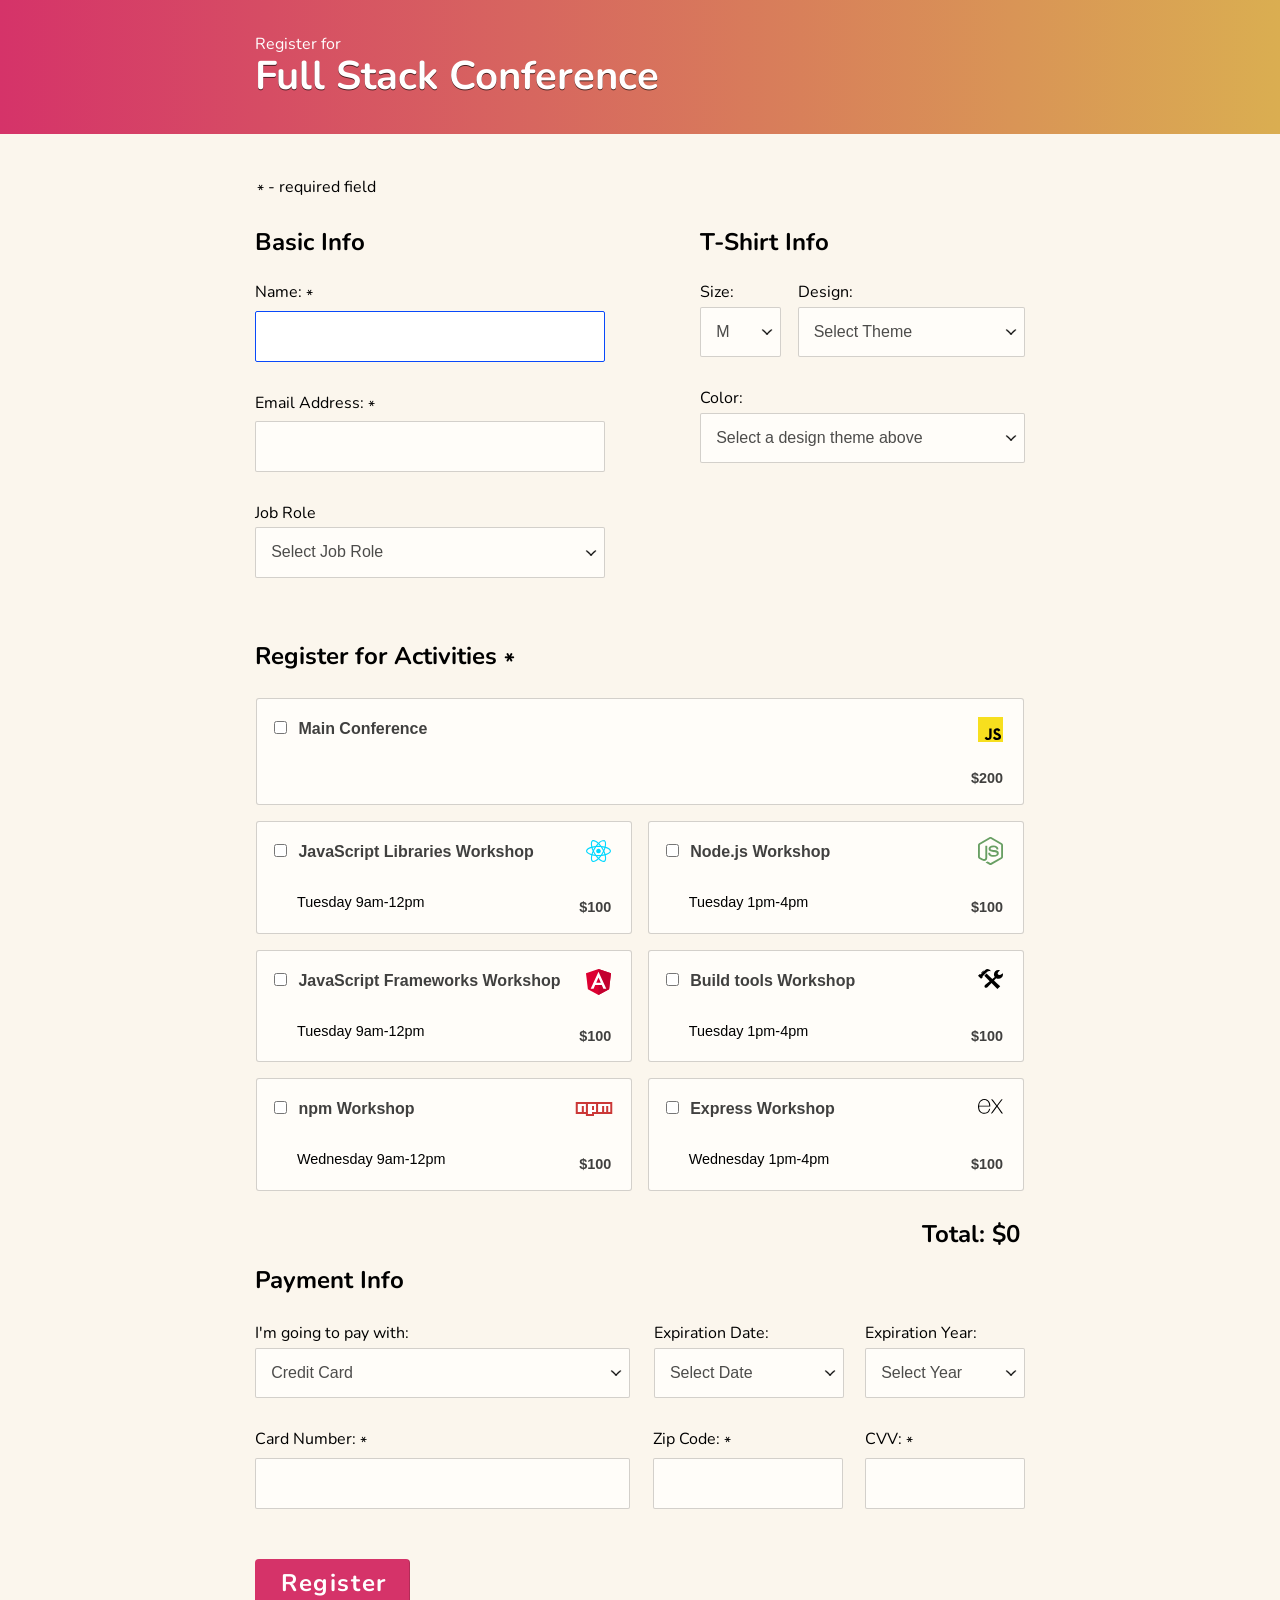
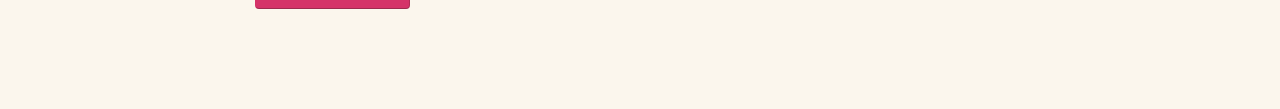
<file: index.html>
<!DOCTYPE html>
<html lang="en">
<head>
  <meta charset="utf-8">
  <meta name="viewport" content="width=device-width, initial-scale=1.0">
	<title>Register for Full Stack Conference</title>
	<link rel="stylesheet" href="css/normalize.css">
  <link rel="stylesheet" href="css/style.css">
  <link rel="stylesheet" href="https://cdnjs.cloudflare.com/ajax/libs/animate.css/4.0.0/animate.min.css"/>
</head>
<body>
  <header>
    <div id="header-container" class="header-container">
      <span>Register for</span>
      <h1>Full Stack Conference</h1>
    </div>
  </header>
	<div class="container">

    <form action="index.html" method="post" novalidate>
      <p id="form-hint" class="form-hint"><span class="asterisk">*</span> - required field</p>

      <div class="basic-info-and-shirt-box">       
        <fieldset class="basic-info">         
          <legend>Basic Info</legend>
          
          <label for="name">Name: <span class="asterisk">*</span>
            <input type="text" id="name" name="user-name" class="error-border">
            <span id="name-hint" class="name-hint hint">Name field cannot be blank</span>
          </label>
          
          
          <label for="email">Email Address: <span class="asterisk">*</span>
            <input type="email" id="email" name="user-email" class="error-border">
            <span id="email-hint" class="email-hint hint">Email address must be formatted correctly</span>
          </label>
          
          
          <label for="title">Job Role</label>
          <select id="title" name="user-title">
            <option hidden>Select Job Role</option>
            <option value="full-stack js developer">Full Stack JavaScript Developer</option>
            <option value="front-end developer">Front End Developer</option>
            <option value="back-end developer">Back End Developer</option>
            <option value="designer">Designer</option>          
            <option value="student">Student</option>
            <option value="other">Other</option>  
          </select> 
          
          <input type="text" name="other-job-role" id="other-job-role" class="other-job-role" placeholder="Other job role?">
        </fieldset>
        
        <fieldset class="shirts">
          <legend>T-Shirt Info</legend>
          <div class="shirt-div-box">
            <div id="shirt-sizes" class="shirt-sizes">
              <label for="size">Size:</label>
              <select id="size" name="user-size">
                <option value="small">S</option>
                <option value="medium" selected>M</option>
                <option value="large">L</option>
                <option value="extra large">XL</option>
                <option value="extra large">XXL</option>
              </select>
            </div>

            <div id="shirt-designs" class="shirt-designs">
              <label for="design">Design:</label>
              <select id="design" name="user-design">
                <option hidden>Select Theme</option>
                <option value="js puns">Theme - JS Puns</option>
                <option value="heart js">Theme - I &#9829; JS</option>
              </select>
            </div>

            <div id="shirt-colors" class="shirt-colors">
              <label for="color">Color:</label>
              <select id="color">
                <option selected hidden>Select a design theme above</option>
                <option data-theme="js puns" value="cornflowerblue">Cornflower Blue (JS Puns shirt only)</option>
                <option data-theme="js puns" value="darkslategrey">Dark Slate Grey (JS Puns shirt only)</option> 
                <option data-theme="js puns" value="gold">Gold (JS Puns shirt only)</option>
                <option data-theme="heart js" value="tomato">Tomato (I &#9829; JS shirt only)</option>
                <option data-theme="heart js" value="steelblue">Steel Blue (I &#9829; JS shirt only)</option> 
                <option data-theme="heart js" value="dimgrey">Dim Grey (I &#9829; JS shirt only)</option> 
              </select>
            </div>
          </div>
        </fieldset>
      </div>               

      <fieldset id="activities" class="activities">
        <legend>Register for Activities <span class="asterisk">*</span></legend>
        <div id="activities-box" class="activities-box error-border">
          <label>
            <input type="checkbox" name="all" data-cost="200">
            <span>Main Conference</span>
            <span class="activity-cost">$200</span>
            <img class="activity-img js-img" src="img/js.svg" alt=""> 
          </label>
          <label>
            <input type="checkbox" name="js-libs" data-day-and-time="Tuesday 9am-12pm" data-cost="100"> 
            <span>JavaScript Libraries Workshop</span>
            <span>Tuesday 9am-12pm</span> 
            <span class="activity-cost">$100</span>
            <img class="activity-img react-img" src="img/react.svg" alt=""> 
          </label>
          <label>
            <input type="checkbox" name="node" data-day-and-time="Tuesday 1pm-4pm" data-cost="100"> 
            <span>Node.js Workshop</span>
            <span>Tuesday 1pm-4pm</span> 
            <span class="activity-cost">$100</span>
            <img class="activity-img node-img" src="img/node.svg" alt=""> 
          </label> 
          <label>
            <input type="checkbox" name="js-frameworks" data-day-and-time="Tuesday 9am-12pm" data-cost="100"> 
            <span>JavaScript Frameworks Workshop</span>
            <span>Tuesday 9am-12pm</span> 
            <span class="activity-cost">$100</span>
            <img class="activity-img angular-img" src="img/angular.svg" alt=""> 
          </label>
          <label>
            <input type="checkbox" name="build-tools" data-day-and-time="Tuesday 1pm-4pm" data-cost="100"> 
            <span>Build tools Workshop</span>
            <span>Tuesday 1pm-4pm</span> 
            <span class="activity-cost">$100</span>
            <img class="activity-img build-img" src="img/build.svg" alt=""> 
          </label>
          <label>
            <input type="checkbox" name="npm" data-day-and-time="Wednesday 9am-12pm" data-cost="100"> 
            <span>npm Workshop</span>
            <span>Wednesday 9am-12pm</span> 
            <span class="activity-cost">$100</span>
            <img class="activity-img npm-img" src="img/npm.svg" alt=""> 
          </label>         
          <label>
            <input type="checkbox" name="express" data-day-and-time="Wednesday 1pm-4pm" data-cost="100"> 
            <span>Express Workshop</span>
            <span>Wednesday 1pm-4pm</span> 
            <span class="activity-cost">$100</span>
            <img class="activity-img express-img" src="img/express.svg" alt=""> 
          </label>
        </div>
        <p id="activities-cost" class="activities-cost">Total: $0</p>
        <p id="activities-hint" class="activities-hint hint">Choose at least one activity</p>        	
      </fieldset>

      <fieldset class="payment-methods">
        <legend>Payment Info</legend>

        <div class="payment-method-box">
          <label for="payment">I'm going to pay with:</label>
          <select id="payment" name="user-payment">
            <option value="select method" hidden>Select Payment Method</option>
            <option value="credit-card">Credit Card</option>
            <option value="paypal">PayPal</option>
            <option value="bitcoin">Bitcoin</option>
          </select>
        </div>

        <div id="credit-card" class="credit-card">
          <div class="expiration-box">
            <div class="month-box">
              <label for="exp-month">Expiration Date:</label>
              <select id="exp-month" name="user-exp-month" class="error-border">
                <option hidden>Select Date</option>
                <option value="1">01 - January</option>
                <option value="2">02 - February</option>
                <option value="3">03 - March</option>
                <option value="4">04 - April</option>
                <option value="5">05 - May</option>
                <option value="6">06 - June</option>
                <option value="7">07 - July</option>
                <option value="8">08 - August</option>
                <option value="9">09 - September</option>
                <option value="10">10 - October</option>
                <option value="11">11 - November</option>	
                <option value="12">12 - December</option>          		          
              </select>
            </div>

            <div class="year-box">
              <label for="exp-year">Expiration Year:</label>
              <select id="exp-year" name="user-exp-year" class="error-border">
                <option hidden>Select Year</option>
                <option value="2021">2021</option>
                <option value="2022">2022</option>
                <option value="2023">2023</option>
                <option value="2024">2024</option>
                <option value="2025">2025</option>    		          
              </select> 
            </div>
          </div> 

          <div class="credit-card-box">
            <div class="num-box">
              <label for="cc-num">Card Number: <span class="asterisk">*</span>
                <input id="cc-num" name="user-cc-num" type="text" class="error-border">
                <span id="cc-hint" class="cc-hint hint">Credit card number must be between 13 - 16 digits</span>
              </label>
            </div>

            <div class="zip-box">
              <label for="zip">Zip Code: <span class="asterisk">*</span>
                <input id="zip" name="user-zip" type="text" class="error-border">
                <span id="zip-hint" class="zip-hint hint">Zip Code must be 5 digits</span>
              </label>
            </div>

            <div class="cvv-box">
              <label for="cvv">CVV: <span class="asterisk">*</span>
                <input id="cvv" name="user-cvv" type="text" class="error-border">
                <span id="cvv-hint" class="cvv-hint hint">CVV must be 3 digits</span>
              </label>
            </div>
          </div>           	         
        </div>

        <div id="paypal" class="paypal">
          <h3>PayPal</h3>
        	<p>If you selected the PayPal option we'll take you to Paypal's site to set up your billing information, when you click “Register” below.</p>
        </div> 

        <div id="bitcoin" class="bitcoin">
          <h3>Bitcoin</h3>
        	<p>If you selected the Bitcoin option we'll take you to the Coinbase site to set up your billing information. Due to the nature of exchanging Bitcoin, all Bitcoin transactions will be final.</p>
        </div>                  
      </fieldset>        
        
      <button type="submit">Register</button>      
    </form>
  </div>
  <script src="./js/jquery.js"></script>
  <script src="./js/script.js"></script>
</body>
</html>
</file>
<file: css/style.css>
/* ================================= 
  Base and header styles
==================================== */

@import url('https://fonts.googleapis.com/css?family=Nunito|Roboto+Mono');

* {
  box-sizing: border-box;
}

body,
html {
	width: 100%;
	min-height: 100%;
}

body,
input,
button {
	font-family: 'Nunito', sans-serif;
}

body {
  background: rgba(218, 174, 81, 0.1);
}

header {
	text-align: center;
	color: rgb(255, 255, 255);
	width: 100%;
	padding: 10px 0;
	background: linear-gradient(90deg, rgba(213, 51, 105, 1) 0%, rgba(218, 174, 81, 1) 100%);
}

.header-container {
	max-width: 800px;
	margin: 10px auto;
}

h1 {
	font-size: 2.5em;
	text-shadow: 0 1px 0 rgba(0, 0, 0, 0.65);
	margin: 0;
}

p {
	line-height: 1.5;
}

a {
  text-decoration: none;
}

.container {
  position: relative;
  width: 100%;
  max-width: 800px;
  margin: auto;
}

/* ================================= 
  Form styles
==================================== */

form {
	display: flex;
  flex-flow: column;
  justify-content: space-between;
  width: 100%;
  padding-top: 10px;
	border-radius: 3px;
}

fieldset {
  width: calc(100% - 10px);
  margin: 35px auto 10px;
  border: none;
}

legend,
button {
	font-size: 1.25em;	
}

legend {
  font-size: 1.5em;
  font-weight: bold;
  color: rgb(0, 0, 0);
  transition: all 0.3s ease-out;
}

input[type="text"],
input[type="email"],
legend {
	width: 100%;
}

label {
  display: block;
  color: rgb(0, 0, 0);
  margin-top: 27px;
  margin-bottom: 0;
  transition: all 0.3s ease-out;
}

input,
select {
	margin-bottom: 1.125em;	
}

input, 
select, 
option {
  font-family: 'roboto', sans-serif;
  transition: all 0.3s ease-out;
}

input {
  font-size: 1em;
  color: rgba(0, 0, 0, 0.7);
	font-weight: 500;
	padding: .95em;
	margin-top: 5px;
	margin-bottom: 5px;
	background: rgb(255, 253, 249);
	border: 1px solid rgba(36, 28, 21, 0.2);
	border-radius: 2px;
	outline: none;
}

input:focus {
  background: rgba(255, 255, 255, 1);
  border-color:  rgb(9, 73, 250);
}

input:-webkit-autofill {
  border: 1px solid rgba(36, 28, 21, 0.2);
  -webkit-box-shadow: 0 0 0px 1000px rgb(255, 253, 249) inset;
  box-shadow: 0 0 0px 1000px rgb(255, 253, 249) inset;
}

input[type="checkbox"],
input[type="radio"] {
	display: inline-block;
}

input[type="checkbox"]:disabled {
  cursor: not-allowed;
}

select {
	-webkit-appearance: none;
	-webkit-border-radius: 0px;
	font-size: 1em;
  font-weight: 500;
  color: rgba(0, 0, 0, 0.7);
  width: 100%;
  padding: .95em;
  margin-top: 5px;
  margin-bottom: 5px;
	padding-right: calc(4% + 0.95em);
  background: url(../img/caret.png) calc(100% - 7px) 50% no-repeat rgb(255, 253, 249);
	background-size: 12px auto;
	border: 1px solid rgba(36, 28, 21, 0.2);
	border-radius: 2px;
	outline: none;
  cursor: pointer;
  transition: none;
}

select:focus {
  background: url(../img/caret.png) calc(100% - 7px) 50% no-repeat rgba(255, 255, 255, 1) !important;
  background-size: 12px auto !important;
  border-color:  rgb(9, 73, 250);
}

select:disabled {
  cursor: not-allowed;
  background-color: rgba(197, 163, 175, 0.1);
}

input.error,
select.error {
	background: rgb(242, 112, 156, 0.1);
	border: 1px solid rgb(242, 112, 156) ;
}

button {
  cursor: pointer;
  font-size: 1.5rem;
  font-weight: bolder;
  text-shadow: 1px 1px 0 transparent;
  letter-spacing: 0.1rem;
  color: rgb(255, 255, 255);
  width: calc(100% - 40px);
  margin: 25px auto;
  padding: 10px 25px;
	background: rgb(213, 51, 105);
  border-radius: 4px;
  border: 1px solid transparent;
  border-right: 1px solid rgba(36, 28, 21, 0.2);
  border-bottom: 1px solid rgba(36, 28, 21, 0.3);
  box-shadow: none;
	transition: all 0.3s ease-out;
}

button:hover {
  text-shadow: 1px 1px 0 rgb(25, 25, 25, 0.9);
  background: rgb(218, 174, 81);
  border: 1px solid rgba(213, 51, 105, 0.3);
  box-shadow: 1px 1px 25px rgba(213, 51, 105, 0.5) inset, 3px 3px 10px rgba(50, 50, 50, 0.3);
}

.hint {
  display: none;
  color: red;
  margin: 0;
  transition: all 0.3s ease-out;
}

.form-hint {
  color: rgb(0, 0, 0);
  margin-bottom: 0;
  margin-left: 17px;
}

.asterisk {
  vertical-align: sub;
}

.valid {
  position: relative;
}

.not-valid {
  position: relative;
  color: red;
}

.not-valid .error-border {
  border: 1px solid red;
}

.not-valid legend {
  color: red;
}

.valid::after {
  content: ' ';
  position: absolute;
  top: -5px;
  right: 0px;
  width: 25px;
  height: 25px;
  background-image: url('../img/valid.svg');
  background-size: 25px;
  transition: all 0.3s ease-out;
}

.not-valid::after {
  content: ' ';
  position: absolute;
  top: -5px;
  right: 0px;
  width: 25px;
  height: 25px;
  background-image: url('../img/not-valid.svg');
  background-size: 25px;
  transition: all 0.3s ease-out;
}

.activities.valid::after,
.activities.not-valid::after {
  top: 5px;
}
/* ================================= 
  Basic info and t shirt styles
==================================== */

.basic-info-and-shirt-box {
  display: flex;
  flex-flow: row wrap;
  justify-content: space-between;
}


.basic-info {
  display: flex;
  flex-flow: column;
  justify-content: space-between;
}

.shirt-div-box {
  display: flex;
  flex-flow: row wrap;
  justify-content: space-between;
}

.shirt-sizes {
  width: 25%;
  min-width: 75px;
}

.shirt-designs {
  width: 70%;
  min-width: 210px;
}

.shirt-colors {
  width: 100%;
}

/* ================================= 
  Activity section styles
==================================== */

.activities {
  position: relative;
  max-width: calc(100% - 30px);
  padding-left: 0;
  padding-right: 0;
  padding-bottom: 0;
  margin: 35px 15px 0px;
}

.activities-box {
  font-family: 'roboto', sans-serif;
  max-width: 100%;
  border-radius: 3px;
  border: 1px solid transparent;
  transition: all 0.3s ease-out;
}

.activities legend {
  margin-bottom: 15px;
}

.activities label {
  cursor: pointer;
  position: relative;
  background: rgba(218, 174, 81, 0.1);
  background: rgb(255, 253, 249);
  padding: 15px 10px;
  margin-top: 10px;
  margin-bottom: 10px;
  border-radius: 3px;
  border: 1px solid rgba(36, 28, 21, 0.2);
  transition: all 0.3s ease-out;
}

.activities label:nth-of-type(1) {
  height: 107px;
  margin-top: 0;
}

.activities label:last-child {
  margin-bottom: 0;
}

.activities label input {
  margin: 7px auto 7px 7px;
}

.activities label span:nth-of-type(1) {
  color: rgba(0, 0, 0, 0.75);
  font-weight: bolder;
  padding-left: 7px;
}

.activities label span:nth-of-type(2),
.activities label span:nth-of-type(3) {
  font-size: 0.9rem;
  margin: 7px auto;
  padding-left: 30px;
}

.activities label span:nth-of-type(2) {
  display: block;
  margin-top: 30px;
}

.activity-cost {
  position: absolute;
  right: 20px;
  bottom: 10px;
  color: rgba(0, 0, 0, 0.75);
  font-weight: bolder;
}

.activity-img {
  position: absolute;
  top: 18px;
  right: 20px;
  width: 25px;
  transition: all 0.3s ease-in-out;
}

.npm-img {
  top: 5px;
  right: 12px;
  width: 50px;
}

.node-img {
  top: 15px;
}

.express-img {
  top: 20px;
}

.activities-cost {
  color: black;
  font-size: 1.5rem;
  margin-right: -10px;
  margin-bottom: 5px;
}

.activities-hint {
  margin-top: 10px;
}

/* ================================= 
  Payment section styles
==================================== */

.payment-methods {
  margin-top: 55px;
}

.payment-method-box label {
  margin-top: 20px;
}

.credit-card {
  margin-bottom: 25px;
}

.paypal,
.bitcoin {
  margin: 20px auto 10px auto;
  padding: 0 15px;
  background: rgb(255, 253, 249);
  border-radius: 3px;
  border: 1px solid rgba(36, 28, 21, 0.2);
}

.paypal h3,
.bitcoin h3 {
  margin-top: 15px;
  margin-bottom: 5px;
}

.paypal p,
.bitcoin p {
  color: rgba(0, 0, 0, 0.8);
  margin-top: 5px;
  margin-bottom: 15px;
}

.credit-card,
.paypal,
.bitcoin {
  transition: all 0.3s ease-out;
}

/* ================================= 
  Helper class styles
==================================== */

.focus {
  background: rgba(255, 255, 255, 1) !important;
  border-color:  rgb(9, 73, 250) !important;
}

.disabled {
  cursor: not-allowed !important;
  background: rgba(197, 163, 175, 0.1) !important;
}

/* ================================= 
  Media queries styles
==================================== */

@media (min-width: 768px) {

  header {
    text-align: left;
    padding: 25px 0;
  }

  .header-container {
    padding-left: 15px;
  }

  form {
    padding-top: 25px;
  }

  button {
    text-align: left;
    width: 155px;
    height: 50px;
    margin: 0px 0 100px 15px;
  }

  /* ================================= 
    768px - Basic info and t shirt section styles
  ==================================== */

  .basic-info-and-shirt-box {
    position: relative;
    padding: 15px;
  }

  .basic-info-and-shirt-box fieldset {
    margin: 10px 0;
  }

  .other-job-role {
    position: absolute;
    right: 10px;
    bottom: 25px;
    max-width: 50%;
  }

  .basic-info{
    max-width: 350px;
    padding: 0;
  }

  .shirts {
    max-width: 325px;
    padding: 0;
  }

  /* ================================= 
    768px - Activity section styles
  ==================================== */
  .activities {
    padding-bottom: 10px;
    margin-bottom: 10px;
  }

  .activities-box {
    display: flex;
    flex-flow: row wrap;
    justify-content: flex-start;
    transition: all 0.3s;
  }

  .activities label {
    width: 49%;
    margin: 8px auto;
  }

  .activities label:first-of-type {
    width: 100%;
  }

  .activities label:nth-of-type(even) {
    margin-left: 0;
  }

  .activities label:nth-of-type(odd) {
    margin-right: 0;
  }

  .activities label:nth-last-child(-n+2) {
    margin-bottom: 0;
  }

  .activities-cost {
    position: absolute;
    font-weight: bolder;
    right: 15px;
  }

  /* ================================= 
    768px - Payment section styles
  ==================================== */

  .payment-methods {
    position: relative;
    padding: 10px;
  }

  .payment-method-box {
    width: 375px;
  }

  .credit-card-box {
    display: flex;
    flex-flow: row wrap;
    justify-content: space-between;
  }

  .num-box {
    width: 375px;
  }

  .zip-box {
    width: 190px;
  }

  .cvv-box {
    width: 160px;
  }

  .expiration-box {
    position: absolute;
    right: 10px;
    top: 30px;
    display: flex;
    flex-flow: row wrap;
    justify-content: space-between;
    width: 47%;
  }

  /* Mozilla specific style for expiration date container to accomplish cross browser styles */
  @-moz-document url-prefix() {
    .expiration-box {
      top: 30px;
    }
  }

  .expiration-box label {
    margin-top: 0;
  }

  .month-box {
    width: 190px;
  }

  .year-box {
    width: 160px;
  }
}
</file>
